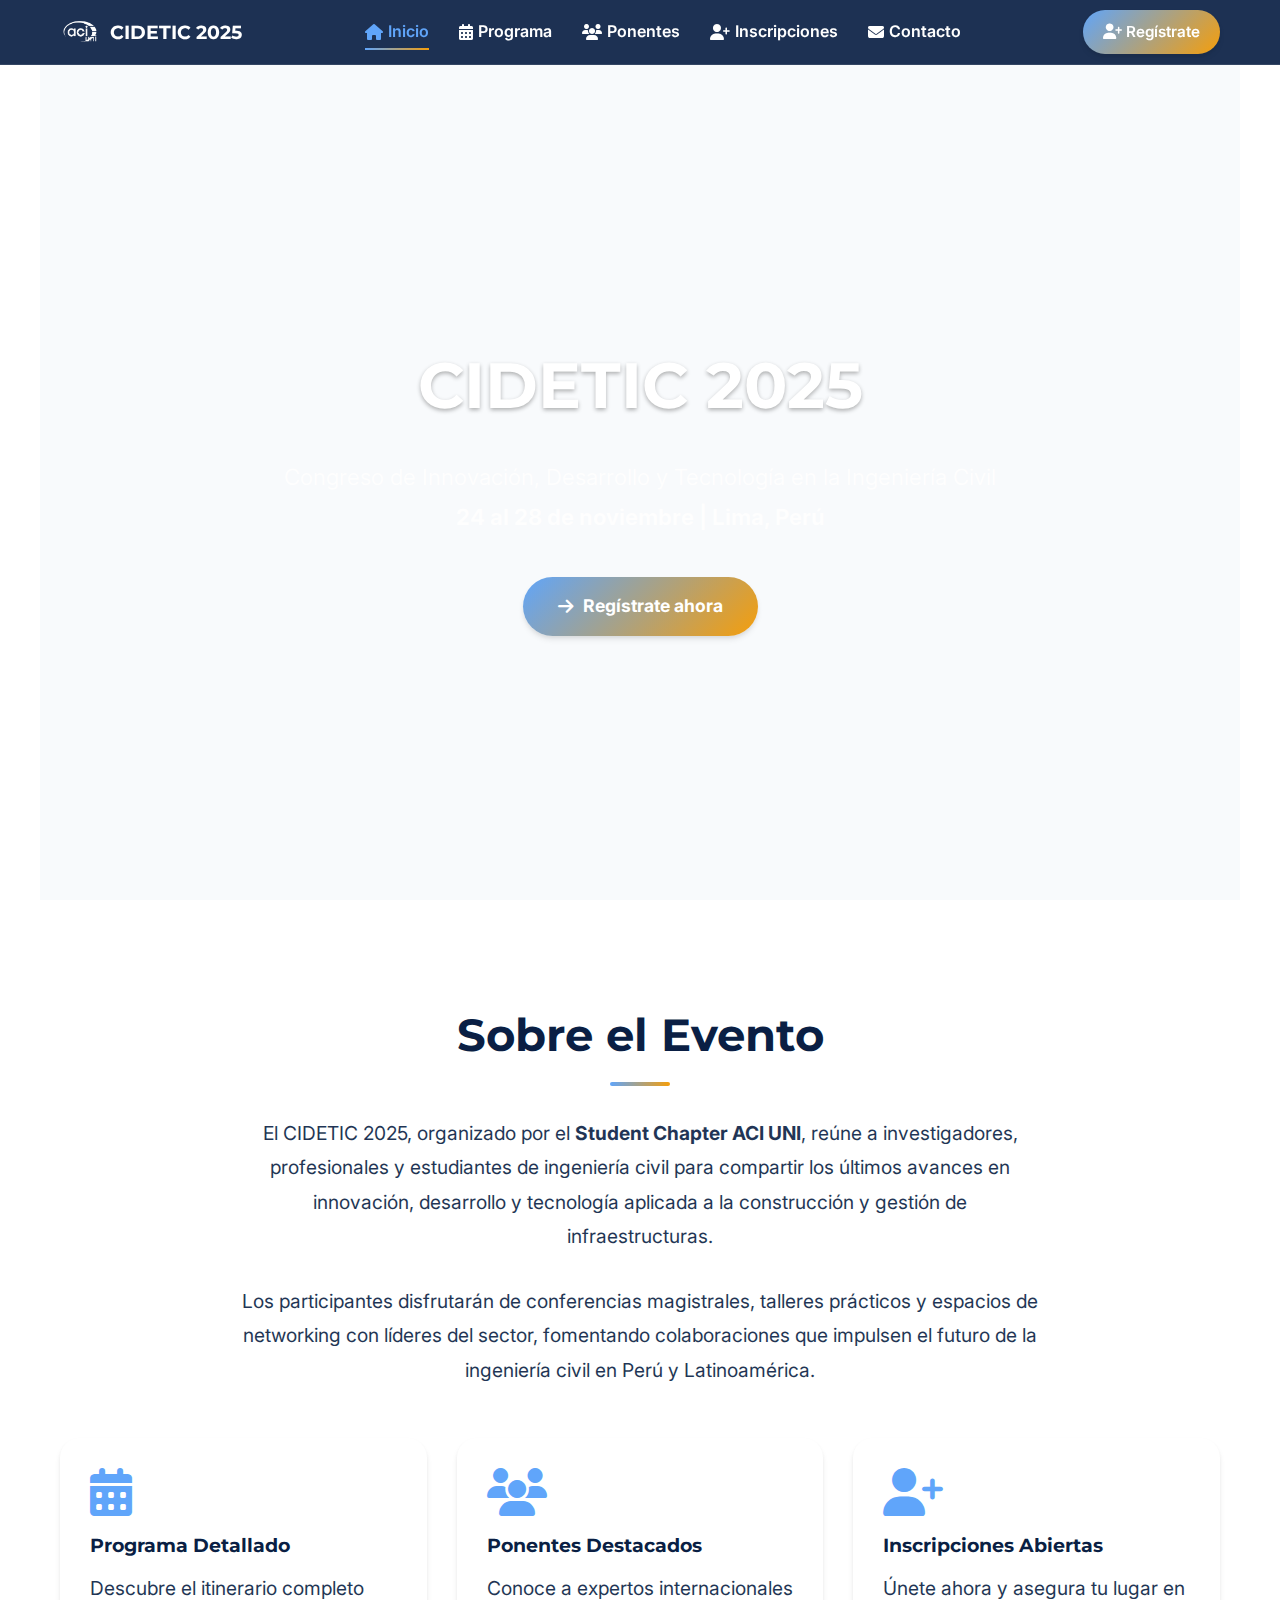
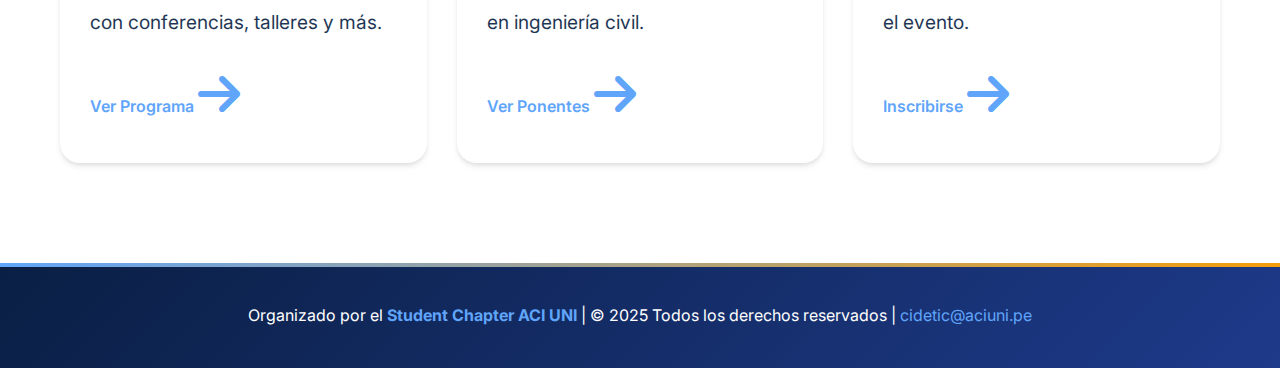
<file: index.html>
<!DOCTYPE html>
<html lang="es">
<head>
  <meta charset="UTF-8">
  <meta name="viewport" content="width=device-width, initial-scale=1.0">
  <title>CIDETIC 2025 - Student Chapter ACI UNI</title>
  <link href="https://fonts.googleapis.com/css2?family=Inter:wght@400;600;700&family=Montserrat:wght@500;700&display=swap" rel="stylesheet">
  <link rel="stylesheet" href="https://cdnjs.cloudflare.com/ajax/libs/font-awesome/6.4.2/css/all.min.css" />
  <style>
    :root {
      --azul-oscuro: #0A1F44;
      --azul-medio: #1E3A8A;
      --azul-claro: #3B82F6;
      --blanco: #FFFFFF;
      --gris-claro: #F8FAFC;
      --gris-medio: #E2E8F0;
      --celeste: #60A5FA;
      --dorado: #F59E0B;
      --sombra-suave: 0 4px 6px -1px rgba(0, 0, 0, 0.1), 0 2px 4px -1px rgba(0, 0, 0, 0.06);
      --sombra-hover: 0 10px 25px -5px rgba(0, 0, 0, 0.1), 0 10px 10px -5px rgba(0, 0, 0, 0.04);
    }

    * { margin: 0; padding: 0; box-sizing: border-box; }
    html { scroll-behavior: smooth; }
    body { 
      font-family: 'Inter', sans-serif; 
      background: var(--blanco); 
      color: var(--azul-oscuro); 
      line-height: 1.6;
      overflow-x: hidden;
    }

    /* Animaciones generales */
    @keyframes fadeInUp {
      from { opacity: 0; transform: translateY(30px); }
      to { opacity: 1; transform: translateY(0); }
    }
    .fade-in { animation: fadeInUp 0.8s ease-out forwards; }

    /* Navbar */
    .navbar {
      position: fixed;
      top: 0;
      width: 100%;
      background: rgba(10, 31, 68, 0.92);
      backdrop-filter: blur(20px);
      -webkit-backdrop-filter: blur(20px);
      border-bottom: 1px solid rgba(255, 255, 255, 0.1);
      z-index: 1000;
      transition: all 0.3s ease;
      padding: 10px 0;
    }
    .navbar.scrolled {
      background: rgba(10, 31, 68, 0.98);
      padding: 8px 0;
      box-shadow: var(--sombra-suave);
    }
    .nav-container {
      max-width: 1200px;
      margin: 0 auto;
      display: flex;
      justify-content: space-between;
      align-items: center;
      padding: 0 20px;
    }
    .nav-logo {
      display: flex;
      align-items: center;
      gap: 10px;
    }
    .nav-logo img {
      height: 40px;
      width: auto;
      transition: transform 0.3s ease;
    }
    .nav-logo:hover img { transform: scale(1.05); }
    .nav-logo span {
      font-family: 'Montserrat', sans-serif;
      font-weight: 700;
      font-size: 1.2em;
      color: var(--blanco);
    }
    .nav-menu {
      display: flex;
      gap: 30px;
      list-style: none;
      align-items: center;
      margin: 0;
      flex: 1;
      justify-content: center;
    }
    .nav-menu li a { 
      color: var(--blanco); 
      text-decoration: none; 
      font-weight: 600; 
      font-size: 1rem;
      transition: all 0.3s ease;
      position: relative;
      display: flex;
      align-items: center;
      gap: 5px;
      padding: 5px 0;
    }
    .nav-menu li a::after {
      content: '';
      position: absolute;
      bottom: 0;
      left: 50%;
      width: 0;
      height: 2px;
      background: linear-gradient(90deg, var(--celeste), var(--dorado));
      transition: all 0.3s ease;
      transform: translateX(-50%);
    }
    .nav-menu li a:hover::after,
    .nav-menu li a.active::after { 
      width: 100%; 
    }
    .nav-menu li a:hover { color: var(--celeste); }
    .nav-menu li a.active { color: var(--celeste); }
    .nav-cta {
      display: flex;
      align-items: center;
    }
    .nav-cta .btn-cta {
      text-decoration: none;
      padding: 10px 20px;
      background: linear-gradient(135deg, var(--celeste), var(--dorado));
      color: var(--blanco);
      border-radius: 25px;
      font-weight: 600;
      font-size: 0.95em;
      transition: all 0.3s ease;
      box-shadow: var(--sombra-suave);
      white-space: nowrap;
    }
    .nav-cta .btn-cta:hover {
      transform: translateY(-2px);
      box-shadow: var(--sombra-hover);
      color: var(--blanco);
    }

    /* Hero */
    .hero {
      min-height: 100vh;
      display: flex;
      flex-direction: column;
      justify-content: center;
      align-items: center;
      text-align: center;
      padding: 120px 20px 50px;
      background: linear-gradient(135deg, var(--azul-oscuro) 0%, var(--azul-medio) 50%, var(--azul-claro) 100%);
      color: var(--blanco);
      position: relative;
      overflow: hidden;
    }
    .hero::before {
      content: '';
      position: absolute;
      top: 0;
      left: 0;
      right: 0;
      bottom: 0;
      background: url('data:image/svg+xml,<svg xmlns="http://www.w3.org/2000/svg" viewBox="0 0 100 100"><defs><pattern id="grain" width="100" height="100" patternUnits="userSpaceOnUse"><circle cx="25" cy="25" r="1" fill="white" opacity="0.1"/><circle cx="75" cy="75" r="1" fill="white" opacity="0.1"/></pattern></defs><rect width="100" height="100" fill="url(%23grain)"/></svg>') repeat;
      opacity: 0.05;
    }
    .hero h1 { 
      font-family: 'Montserrat', sans-serif;
      font-size: 4em; 
      font-weight: 700;
      margin-bottom: 20px;
      text-shadow: 0 2px 4px rgba(0,0,0,0.3);
      animation: fadeInUp 1s ease-out;
    }
    .hero p { 
      font-size: 1.4em; 
      margin-bottom: 40px; 
      max-width: 800px;
      opacity: 0.95;
      animation: fadeInUp 1s ease-out 0.2s both;
    }
    .hero .btn { 
      text-decoration: none; 
      padding: 15px 35px; 
      background: linear-gradient(135deg, var(--celeste), var(--dorado));
      color: var(--blanco); 
      border-radius: 50px; 
      font-weight: 700; 
      font-size: 1.1em;
      transition: all 0.3s ease;
      box-shadow: var(--sombra-suave);
      animation: fadeInUp 1s ease-out 0.4s both;
      position: relative;
      overflow: hidden;
      display: inline-flex;
      align-items: center;
      gap: 10px;
    }
    .hero .btn::before {
      content: '';
      position: absolute;
      top: 0;
      left: -100%;
      width: 100%;
      height: 100%;
      background: linear-gradient(90deg, transparent, rgba(255,255,255,0.2), transparent);
      transition: left 0.5s;
    }
    .hero .btn:hover::before { left: 100%; }
    .hero .btn:hover { 
      transform: translateY(-3px);
      box-shadow: var(--sombra-hover);
      color: var(--blanco);
    }

    /* Secciones generales */
    section { 
      padding: 100px 20px; 
      max-width: 1200px; 
      margin: 0 auto; 
      text-align: center; 
    }
    section:nth-child(even) { background: var(--gris-claro); }
    section h2 { 
      font-family: 'Montserrat', sans-serif;
      font-size: 2.8em; 
      margin-bottom: 30px; 
      color: var(--azul-oscuro);
      position: relative;
    }
    section h2::after {
      content: '';
      display: block;
      width: 60px;
      height: 4px;
      background: linear-gradient(90deg, var(--celeste), var(--dorado));
      margin: 10px auto;
      border-radius: 2px;
    }
    section p { 
      font-size: 1.2em; 
      line-height: 1.8; 
      margin-bottom: 30px; 
      max-width: 800px;
      margin-left: auto;
      margin-right: auto;
      opacity: 0.9;
    }

    /* Teasers para otras páginas */
    .teasers {
      display: grid;
      grid-template-columns: repeat(auto-fit, minmax(300px, 1fr));
      gap: 30px;
      margin-top: 50px;
    }
    .teaser-card {
      background: var(--blanco);
      padding: 30px;
      border-radius: 20px;
      box-shadow: var(--sombra-suave);
      transition: all 0.3s ease;
      text-align: left;
    }
    .teaser-card:hover {
      transform: translateY(-5px);
      box-shadow: var(--sombra-hover);
    }
    .teaser-card i {
      font-size: 3em;
      color: var(--celeste);
      margin-bottom: 15px;
    }
    .teaser-card h3 {
      font-family: 'Montserrat', sans-serif;
      margin-bottom: 10px;
      color: var(--azul-oscuro);
    }
    .teaser-card a {
      color: var(--celeste);
      text-decoration: none;
      font-weight: 600;
    }
    .teaser-card a:hover {
      color: var(--dorado);
    }

    /* Footer */
    footer { 
      background: linear-gradient(135deg, var(--azul-oscuro), var(--azul-medio)); 
      color: var(--blanco); 
      text-align: center; 
      padding: 40px 20px; 
      font-size: 1em;
      position: relative;
    }
    footer::before {
      content: '';
      position: absolute;
      top: 0;
      left: 0;
      right: 0;
      height: 4px;
      background: linear-gradient(90deg, var(--celeste), var(--dorado));
    }
    footer strong { color: var(--celeste); }
    footer a { color: var(--celeste); text-decoration: none; transition: color 0.3s; }
    footer a:hover { color: var(--dorado); }

    /* Responsive */
    @media (max-width: 768px) {
      .nav-container { padding: 0 15px; flex-direction: column; gap: 10px; }
      .nav-menu { gap: 20px; order: 2; }
      .nav-logo { order: 1; }
      .nav-cta { order: 3; }
      .hero { padding: 120px 20px 40px; min-height: 80vh; }
      .hero h1 { font-size: 2.5em; }
      .hero p { font-size: 1.2em; }
      section { padding: 60px 20px; }
      section h2 { font-size: 2.2em; }
      .teasers { grid-template-columns: 1fr; gap: 20px; }
      .nav-menu { flex-wrap: wrap; justify-content: center; }
      .nav-menu li a i { display: none; }
    }
    @media (max-width: 480px) {
      .nav-menu { gap: 15px; }
      .hero h1 { font-size: 2em; }
      .hero .btn { padding: 12px 25px; font-size: 1em; }
      .nav-cta .btn-cta { padding: 8px 16px; font-size: 0.9em; }
    }
  </style>
</head>
<body>

  <!-- Navbar -->
  <nav class="navbar">
    <div class="nav-container">
      <div class="nav-logo">
        <img src="../assets/logo-aci-uni.png" alt="ACI UNI Logo">
        <span>CIDETIC 2025</span>
      </div>
      <ul class="nav-menu">
        <li><a href="index.html" class="active"><i class="fas fa-home"></i> Inicio</a></li>
        <li><a href="programa.html"><i class="fas fa-calendar-alt"></i> Programa</a></li>
        <li><a href="ponentes.html"><i class="fas fa-users"></i> Ponentes</a></li>
        <li><a href="inscripciones.html"><i class="fas fa-user-plus"></i> Inscripciones</a></li>
        <li><a href="contacto.html"><i class="fas fa-envelope"></i> Contacto</a></li>
      </ul>
      <div class="nav-cta">
        <a href="inscripciones.html" class="btn-cta"><i class="fas fa-user-plus"></i> Regístrate</a>
      </div>
    </div>
  </nav>

  <!-- Hero -->
  <section class="hero">
    <h1>CIDETIC 2025</h1>
    <p>Congreso de Innovación, Desarrollo y Tecnología en la Ingeniería Civil<br><strong>24 al 28 de noviembre | Lima, Perú</strong></p>
    <a href="inscripciones.html" class="btn"><i class="fas fa-arrow-right"></i> Regístrate ahora</a>
  </section>

  <!-- Sobre el evento -->
  <section id="about" class="fade-in">
    <h2>Sobre el Evento</h2>
    <p>El CIDETIC 2025, organizado por el <strong>Student Chapter ACI UNI</strong>, reúne a investigadores, profesionales y estudiantes de ingeniería civil para compartir los últimos avances en innovación, desarrollo y tecnología aplicada a la construcción y gestión de infraestructuras.</p>
    <p>Los participantes disfrutarán de conferencias magistrales, talleres prácticos y espacios de networking con líderes del sector, fomentando colaboraciones que impulsen el futuro de la ingeniería civil en Perú y Latinoamérica.</p>
    <div class="teasers">
      <div class="teaser-card fade-in">
        <i class="fas fa-calendar-alt"></i>
        <h3>Programa Detallado</h3>
        <p>Descubre el itinerario completo con conferencias, talleres y más.</p>
        <a href="programa.html">Ver Programa <i class="fas fa-arrow-right"></i></a>
      </div>
      <div class="teaser-card fade-in">
        <i class="fas fa-users"></i>
        <h3>Ponentes Destacados</h3>
        <p>Conoce a expertos internacionales en ingeniería civil.</p>
        <a href="ponentes.html">Ver Ponentes <i class="fas fa-arrow-right"></i></a>
      </div>
      <div class="teaser-card fade-in">
        <i class="fas fa-user-plus"></i>
        <h3>Inscripciones Abiertas</h3>
        <p>Únete ahora y asegura tu lugar en el evento.</p>
        <a href="inscripciones.html">Inscribirse <i class="fas fa-arrow-right"></i></a>
      </div>
    </div>
  </section>

  <!-- Footer -->
  <footer>
    Organizado por el <strong>Student Chapter ACI UNI</strong> | © 2025 Todos los derechos reservados | <a href="mailto:cidetic@aciuni.pe">cidetic@aciuni.pe</a>
  </footer>

  <script>
    // Efecto scroll para navbar
    window.addEventListener('scroll', () => {
      const nav = document.querySelector('.navbar');
      if (window.scrollY > 50) {
        nav.classList.add('scrolled');
      } else {
        nav.classList.remove('scrolled');
      }
    });

    // Smooth scroll para enlaces internos (si aplica)
    document.querySelectorAll('a[href^="#"]').forEach(anchor => {
      anchor.addEventListener('click', function (e) {
        e.preventDefault();
        document.querySelector(this.getAttribute('href')).scrollIntoView({
          behavior: 'smooth'
        });
      });
    });
  </script>
</body>
</html>
</file>
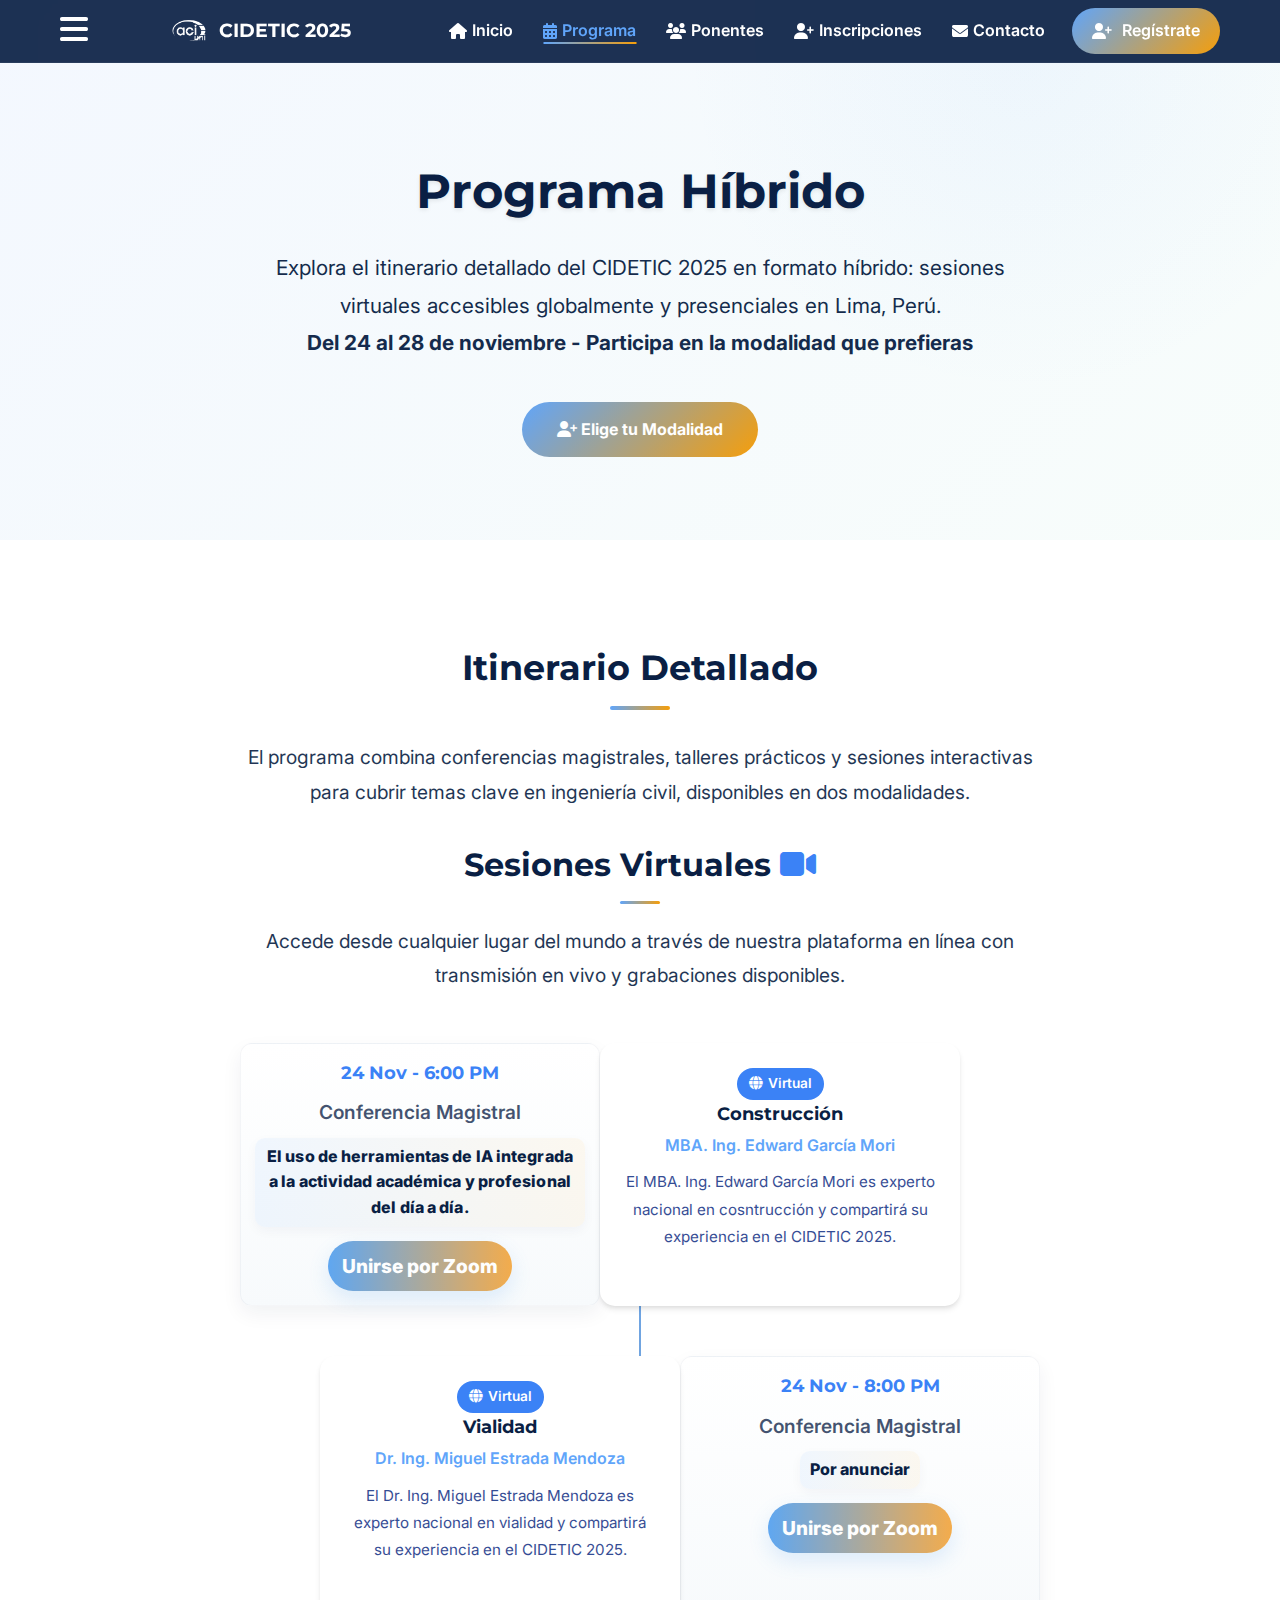
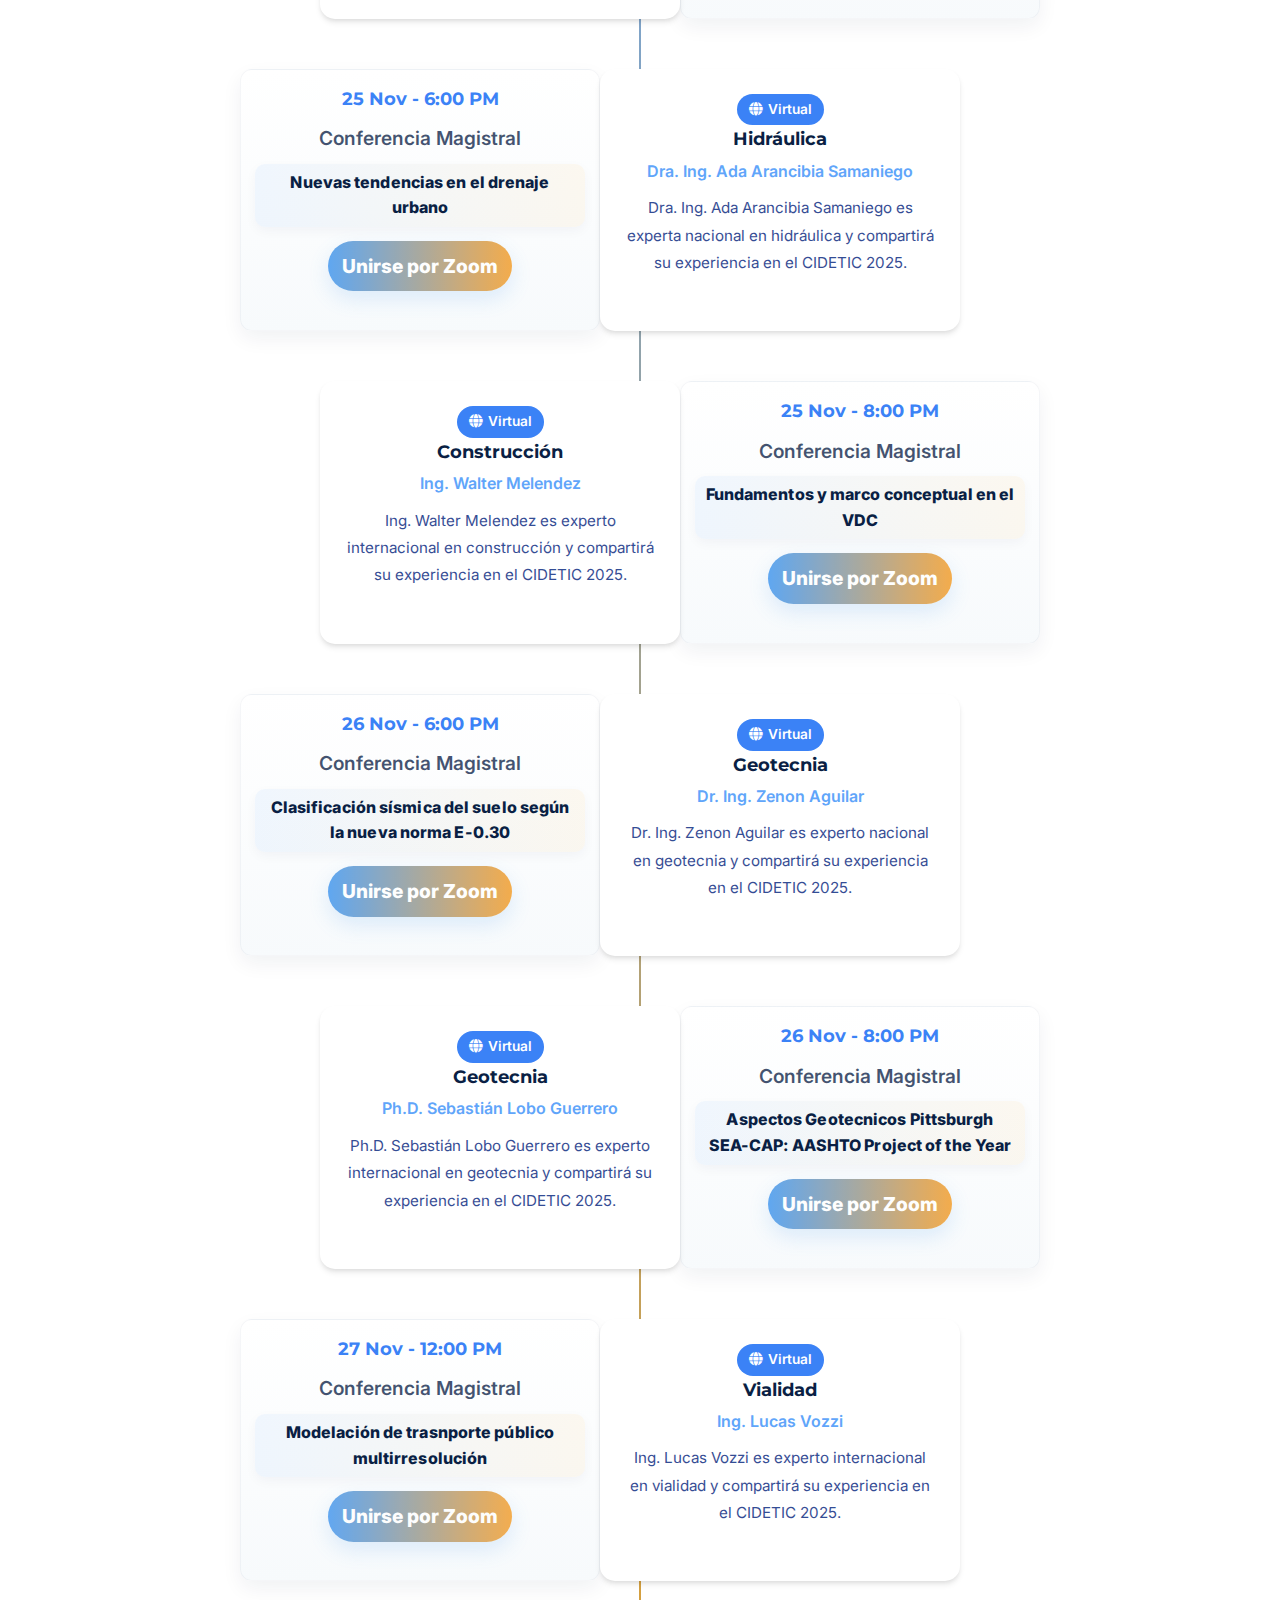
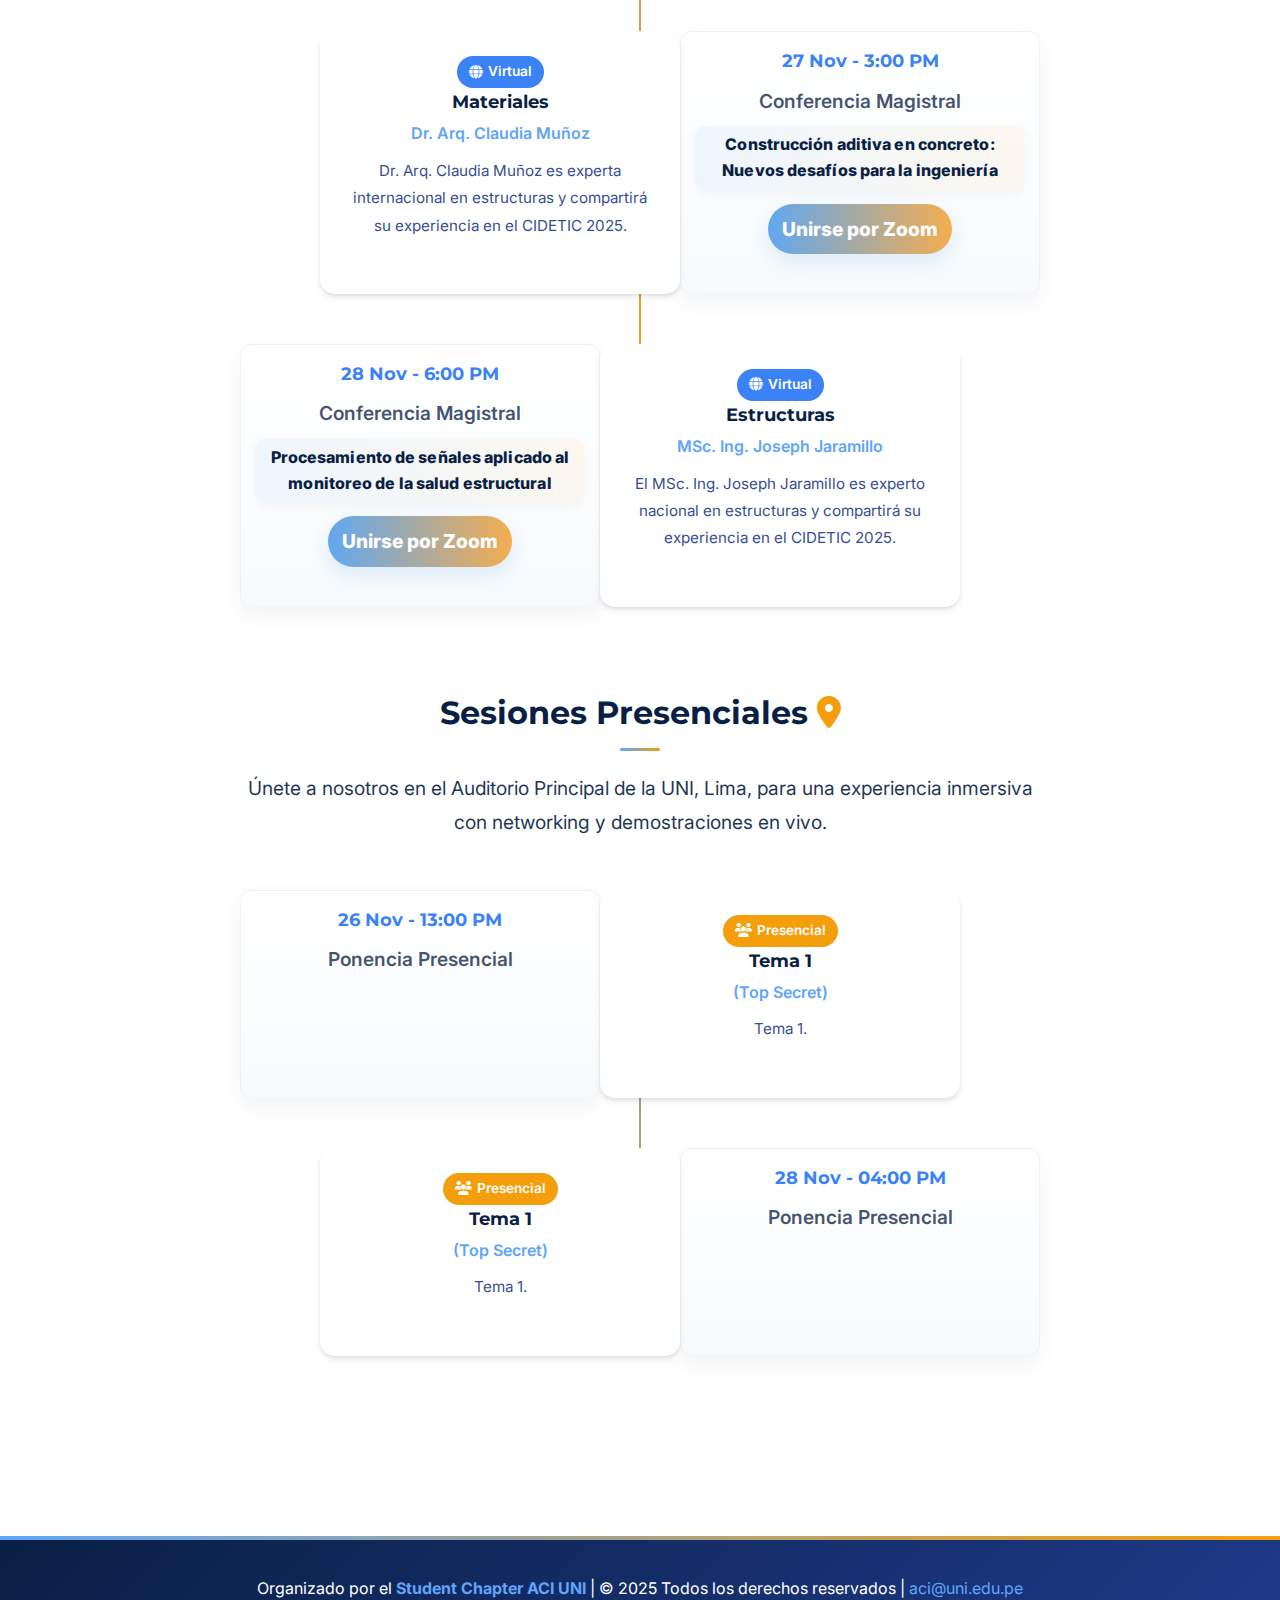
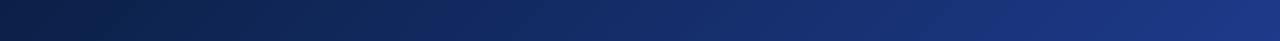
<file: programa.html>
<!DOCTYPE html>
<html lang="es">
<head>
  <link rel="icon" type="image/png" href="assets/CIDELOGO.png">
  <meta charset="UTF-8">
  <meta name="viewport" content="width=device-width, initial-scale=1.0">
  <title>Programa - CIDETIC 2025 | Student Chapter ACI UNI</title>
  <link href="https://fonts.googleapis.com/css2?family=Inter:wght@400;600;700&family=Montserrat:wght@500;700&display=swap" rel="stylesheet">
  <link rel="stylesheet" href="https://cdnjs.cloudflare.com/ajax/libs/font-awesome/6.4.2/css/all.min.css" />
  <style>
    :root {
      --azul-oscuro: #0A1F44;
      --azul-medio: #1E3A8A;
      --azul-claro: #3B82F6;
      --blanco: #FFFFFF;
      --gris-claro: #F8FAFC;
      --gris-medio: #E2E8F0;
      --celeste: #60A5FA;
      --dorado: #F59E0B;
      --sombra-suave: 0 4px 6px -1px rgba(0, 0, 0, 0.1), 0 2px 4px -1px rgba(0, 0, 0, 0.06);
      --sombra-hover: 0 10px 25px -5px rgba(0, 0, 0, 0.1), 0 10px 10px -5px rgba(0, 0, 0, 0.04);
    }
    * { margin: 0; padding: 0; box-sizing: border-box; }
    html { scroll-behavior: smooth; }
    body { font-family: 'Inter', sans-serif; background: var(--blanco); color: var(--azul-oscuro); line-height: 1.6; overflow-x: hidden; }
    @keyframes fadeInUp { from { opacity: 0; transform: translateY(30px); } to { opacity: 1; transform: translateY(0); } }
    .fade-in { animation: fadeInUp 0.8s ease-out forwards; }
    /* NAVBAR: keep constant padding so it doesn't change size on scroll */
    .navbar { position: fixed; top: 0; width: 100%; padding: 8px 0; background: rgba(10, 31, 68, 0.92); backdrop-filter: blur(20px); -webkit-backdrop-filter: blur(20px); border-bottom: 1px solid rgba(255, 255, 255, 0.06); z-index: 1000; transition: background 0.25s ease, box-shadow 0.25s ease; }
    .navbar.scrolled { background: rgba(10, 31, 68, 0.98); box-shadow: var(--sombra-suave); /* keep same padding */ }
    .nav-container { max-width: 1200px; margin: 0 auto; display: flex; align-items: center; justify-content: space-between; padding: 0 20px; position: relative; }
    .menu-toggle { background: none; border: none; font-size: 2em; color: white; cursor: pointer; margin-right: 10px; order: 1; }
    .nav-logo { display: flex; align-items: center; gap: 10px; order: 2; justify-content: center; flex: 1; }
    .nav-menu { display: flex; gap: 30px; list-style: none; align-items: center; margin: 0; order: 3; flex: 2; justify-content: center; }
    .nav-cta { display: flex; align-items: center; order: 4; margin-left: auto; }
    .nav-logo img { height: 40px; width: auto; transition: transform 0.3s ease; }
    .nav-logo:hover img { transform: scale(1.05); }
    .nav-logo span { font-family: 'Montserrat', sans-serif; font-weight: 700; font-size: 1.2em; color: var(--blanco); }
    .nav-menu li a { color: var(--blanco); text-decoration: none; font-weight: 600; font-size: 1rem; transition: all 0.3s ease; position: relative; display: flex; align-items: center; gap: 5px; }
    .nav-menu li a::after { content: ''; position: absolute; bottom: 0; left: 50%; width: 0; height: 2px; background: linear-gradient(90deg, var(--celeste), var(--dorado)); transition: all 0.3s ease; transform: translateX(-50%); }
    .nav-menu li a:hover::after, .nav-menu li a.active::after { width: 100%; }
    .nav-menu li a:hover { color: var(--celeste); }
    .nav-menu li a.active { color: var(--celeste); }
    .nav-cta .btn-cta { text-decoration: none; padding: 10px 20px; background: linear-gradient(135deg, var(--celeste), var(--dorado)); color: var(--blanco); border-radius: 25px; font-weight: 600; display: inline-flex; gap: 10px; align-items: center; }
    .nav-cta .btn-cta:hover { transform: translateY(-2px); box-shadow: var(--sombra-hover); color: var(--blanco); }
    .hero { min-height: 60vh; display: flex; flex-direction: column; justify-content: center; align-items: center; text-align: center; padding: 120px 20px 50px; background: linear-gradient(135deg, rgba(59,130,246,0.06), rgba(16,185,129,0.03)); position: relative; overflow: hidden; }
    .hero::before { content: ''; position: absolute; top: 0; left: 0; right: 0; bottom: 0; background: radial-gradient(circle at 80% 10%, rgba(96,165,250,0.06), transparent 30%); pointer-events: none; }
    .hero h1 { font-family: 'Montserrat', sans-serif; font-size: 3em; font-weight: 700; margin-bottom: 20px; text-shadow: 0 2px 4px rgba(0,0,0,0.08); animation: fadeInUp 1s ease-out;}
    .hero p { font-size: 1.3em; margin-bottom: 40px; max-width: 800px; opacity: 0.95; animation: fadeInUp 1s ease-out 0.2s both;}
    .hero .btn { text-decoration: none; padding: 15px 35px; background: linear-gradient(135deg, var(--celeste), var(--dorado)); color: var(--blanco); border-radius: 50px; font-weight: 700; font-size: 1em; display: inline-block; position: relative; overflow: hidden; }
    .hero .btn::before { content: ''; position: absolute; top: 0; left: -100%; width: 100%; height: 100%; background: linear-gradient(90deg, transparent, rgba(255,255,255,0.12), transparent); transition: left 0.5s ease; }
    .hero .btn:hover::before { left: 100%; }
    .hero .btn:hover { transform: translateY(-3px); box-shadow: var(--sombra-hover); color: var(--blanco);}    
    section { padding: 100px 20px; max-width: 1500px; margin: 0 auto; text-align: center;}
    section h2 { font-family: 'Montserrat', sans-serif; font-size: 2.2em; margin-bottom: 30px; color: var(--azul-oscuro); position: relative;}
    section h2::after { content: ''; display: block; width: 60px; height: 4px; background: linear-gradient(90deg, var(--celeste), var(--dorado)); margin: 10px auto; border-radius: 2px;}
    section p { font-size: 1.2em; line-height: 1.8; margin-bottom: 30px; max-width: 800px; margin-left: auto; margin-right: auto; opacity: 0.9;}
    .program-section { margin-bottom: 80px; }
    .program-section h3 { font-family: 'Montserrat', sans-serif; font-size: 2em; color: var(--azul-oscuro); margin-bottom: 20px; position: relative; }
    .program-section h3::after { content: ''; display: block; width: 40px; height: 3px; background: linear-gradient(90deg, var(--celeste), var(--dorado)); margin: 10px auto; border-radius: 2px; }
    .program-section .timeline { max-width: 800px; margin: 50px auto; position: relative; }
    .program-section .timeline::before { content: ''; position: absolute; left: 50%; top: 0; bottom: 0; width: 2px; background: linear-gradient(to bottom, var(--celeste), var(--dorado)); transform: translateX(-50%); }
    .program-section .timeline-item { display: flex; margin-bottom: 50px; position: relative; }
    .program-section .timeline-item:nth-child(even) { flex-direction: row-reverse; }
    .program-section .timeline-content { width: 45%; background: var(--blanco); padding: 25px; border-radius: 15px; box-shadow: var(--sombra-suave); transition: all 0.3s ease; position: relative; }
    .program-section .timeline-content:hover { transform: translateY(-5px); box-shadow: var(--sombra-hover); }
    .program-section .timeline-content h4 { font-family: 'Montserrat', sans-serif; color: var(--azul-oscuro); margin-bottom: 5px; font-size: 1.1em;}
    .program-section .timeline-content .speaker { color: var(--celeste); font-weight: 600; margin-bottom: 10px;}
    .program-section .timeline-content p { color: var(--azul-medio); font-size: 0.95em;}
    /* Improved timeline-date card styling */
    .program-section .timeline-date{
      width: 45%;
      text-align: center;
      padding: 14px;                         /* ligero padding para “elevar” la zona */
      display: flex;
      flex-direction: column;
      align-items: center;
      gap: 8px;
      border-radius: 12px;
      background: linear-gradient(180deg, rgba(255,255,255,0.98), rgba(247,250,252,0.98));
      box-shadow: 0 8px 20px rgba(10,30,70,0.06);
      border: 1px solid rgba(10,30,70,0.04);
    }
    .program-section .timeline-date h4 { font-family: 'Montserrat', sans-serif; color: var(--azul-claro); font-size: 1.15rem; margin: 0; }
    /* reducir separación entre 'Conferencia Magistral' y el título */
    .program-section .timeline-date p {
      margin: 0;
      font-weight: 600;
      color: rgba(10,30,70,0.85);
    }
    /* Título más visible y pegado a la sección de fecha */
    .program-section .timeline-date .talk-title {
      font-size: 1.0rem;
      font-weight: 800;
      color: var(--azul-oscuro);
      margin: 0;                   /* elimina márgenes que empujan hacia abajo */
      padding: 6px 10px;
      border-radius: 10px;
      background: linear-gradient(90deg, rgba(96,165,250,0.08), rgba(245,158,11,0.06));
      box-shadow: 0 4px 12px rgba(11,35,73,0.04);
      letter-spacing: 0.1px;
    }
    /* Botón Zoom con mayor contraste, sombra y apariencia 'activo' */
    .program-section .timeline-date .zoom-link {
      display: inline-block;
      margin-top: 6px;
      background: linear-gradient(90deg, #4f9ef0 0%, #f3a43a 100%);
      color: #fff;
      padding: 8px 14px;
      border-radius: 999px;
      text-decoration: none;
      font-weight: 800;
      box-shadow: 0 8px 20px rgba(79,158,240,0.18);
      transition: transform 0.15s ease, box-shadow 0.15s ease, opacity 0.15s;
    }
    /* Hover más pronunciado para feedback */
    .program-section .timeline-date .zoom-link:hover {
      transform: translateY(-3px);
      box-shadow: 0 16px 30px rgba(79,158,240,0.22);
    }
    /* Si usas href="#" como placeholder, que siga pareciendo interactivo pero no desaturado */
    .program-section .timeline-date .zoom-link[href="#"] {
      opacity: 0.98;
      pointer-events: none; /* evita clicks accidentales en placeholder */
    }
    .program-section .timeline-dot { position: absolute; left: 50%; top: 25px; width: 20px; height: 20px; background: linear-gradient(135deg, var(--celeste), var(--dorado)); border-radius: 50%; transform: translateX(-50%); box-shadow: 0 6px 16px rgba(0,0,0,0.08); }
    .modality-badge { display: inline-flex; align-items: center; gap: 5px; background: var(--celeste); color: var(--blanco); padding: 5px 12px; border-radius: 20px; font-size: 0.85em; font-weight: 600; }
    .modality-badge.virtual { background: var(--azul-claro); }
    .modality-badge.presencial { background: var(--dorado); }

    footer { background: linear-gradient(135deg, var(--azul-oscuro), var(--azul-medio)); color: var(--blanco); text-align: center; padding: 40px 20px; font-size: 1em; position: relative;}
    footer::before { content: ''; position: absolute; top: 0; left: 0; right: 0; height: 4px; background: linear-gradient(90deg, var(--celeste), var(--dorado));}
    footer strong { color: var(--celeste); }
    footer a { color: var(--celeste); text-decoration: none; transition: color 0.3s;}
    footer a:hover { color: var(--dorado);}    
    @media (max-width: 900px) {
      .nav-container { flex-wrap: nowrap; }
      .nav-logo { flex: 1; justify-content: center; }
      .nav-cta { margin-left: 0; }
    }
    @media (max-width: 768px) {
      .nav-container { flex-direction: row; align-items: center; justify-content: space-between; }
      .menu-toggle { display: block; order: 1; }
      .nav-logo { order: 2; flex: 1; justify-content: center; }
      .nav-cta { order: 4; margin-left: auto; }
      .nav-menu {
        display: none;
        flex-direction: column;
        gap: 10px;
        position: absolute;
        top: 56px;
        left: 0;
        width: 100vw;
        background: rgba(10,31,68,0.98);
        box-shadow: var(--sombra-suave);
        z-index: 999;
        padding: 20px 0;
        border-bottom: 1px solid rgba(255,255,255,0.1);
        border-top: 1px solid rgba(255,255,255,0.1);
      }
      .nav-menu.active { display: flex; }
      .nav-menu li a i { display: none; }
      .hero { padding: 120px 20px 40px; min-height: 50vh; }
      .program-section .timeline::before { left: 20px; }
      .program-section .timeline-item { flex-direction: column; }
      .program-section .timeline-content, .program-section .timeline-date { width: 100%; margin-bottom: 20px; }
      .program-section .timeline-dot { left: 20px; }
    }
    @media (max-width: 480px) {
      .nav-menu { gap: 15px; }
      .hero h1 { font-size: 2em; }
      .hero .btn { padding: 12px 25px; font-size: 1em; }
      .nav-cta .btn-cta { padding: 8px 16px; font-size: 0.9em; }
      .program-section .timeline-date { padding: 12px; }
      .program-section .timeline-date .zoom-link { padding: 10px 16px; }
    }
  </style>
</head>
<body>
  <!-- Navbar -->
  <nav class="navbar" role="navigation" aria-label="Main navigation">
    <div class="nav-container">
      <button class="menu-toggle" aria-label="Abrir menú"><i class="fas fa-bars" aria-hidden="true"></i></button>
      <div class="nav-logo">
        <img src="assets/logo-aci-uni.png" alt="ACI UNI Logo">
        <span>CIDETIC 2025</span>
      </div>
      <ul class="nav-menu">
        <li><a href="index.html"><i class="fas fa-home" aria-hidden="true"></i> Inicio</a></li>
        <li><a href="programa.html" class="active"><i class="fas fa-calendar-alt" aria-hidden="true"></i> Programa</a></li>
        <li><a href="ponentes.html"><i class="fas fa-users" aria-hidden="true"></i> Ponentes</a></li>
        <li><a href="inscripciones.html"><i class="fas fa-user-plus" aria-hidden="true"></i> Inscripciones</a></li>
        <li><a href="contacto.html"><i class="fas fa-envelope" aria-hidden="true"></i> Contacto</a></li>
      </ul>
      <div class="nav-cta">
        <a href="inscripciones.html" class="btn-cta"><i class="fas fa-user-plus" aria-hidden="true"></i> Regístrate</a>
      </div>
    </div>
  </nav>

  <!-- Hero -->
  <section class="hero" aria-labelledby="hero-title">
    <h1 id="hero-title">Programa Híbrido</h1>
    <p>Explora el itinerario detallado del CIDETIC 2025 en formato híbrido: sesiones virtuales accesibles globalmente y presenciales en Lima, Perú.<br><strong>Del 24 al 28 de noviembre - Participa en la modalidad que prefieras</strong></p>
    <a href="inscripciones.html" class="btn"><i class="fas fa-user-plus" aria-hidden="true"></i> Elige tu Modalidad</a>
  </section>

  <!-- Sección del Programa -->
  <section class="fade-in" aria-live="polite">
    <h2>Itinerario Detallado</h2>
    <p>El programa combina conferencias magistrales, talleres prácticos y sesiones interactivas para cubrir temas clave en ingeniería civil, disponibles en dos modalidades.</p>

    <!-- Sección Virtual -->
    <div class="program-section">
      <h3>Sesiones Virtuales <i class="fas fa-video" style="color: var(--azul-claro);" aria-hidden="true"></i></h3>
      <p>Accede desde cualquier lugar del mundo a través de nuestra plataforma en línea con transmisión en vivo y grabaciones disponibles.</p>
      <div class="timeline">
        <!-- Ejemplo de sesión virtual (repítelo según tu programa) -->
        <div class="timeline-item">
          <div class="timeline-date">
            <h4>24 Nov - 6:00 PM</h4>
            <p>Conferencia Magistral</p>
            <h5 class="talk-title">El uso de herramientas de IA integrada a la actividad académica y profesional del día a día.</h5>
            <p><a class="zoom-link" href="https://us06web.zoom.us/j/83213036252?pwd=HzE1QbumTtHztOM8qbaDweBc5KzTA6.1" target="_blank" rel="noopener noreferrer">Unirse por Zoom</a></p>
          </div>
          <div class="timeline-dot" aria-hidden="true"></div>
          <div class="timeline-content">
            <span class="modality-badge virtual"><i class="fas fa-globe" aria-hidden="true"></i> Virtual</span>
            <h4>Construcción</h4>
            <div class="speaker">MBA. Ing. Edward García Mori</div>
            <p>El MBA. Ing. Edward García Mori es experto nacional en cosntrucción y compartirá su experiencia en el CIDETIC 2025.</p>
          </div>
        </div>
        <div class="timeline-item">
          <div class="timeline-date">
            <h4>24 Nov - 8:00 PM</h4>
            <p>Conferencia Magistral</p>
            <h5 class="talk-title">Por anunciar</h5>
            <p><a class="zoom-link" href="https://us06web.zoom.us/j/83213036252?pwd=HzE1QbumTtHztOM8qbaDweBc5KzTA6.1" target="_blank" rel="noopener noreferrer">Unirse por Zoom </a></p>
          </div>
          <div class="timeline-dot" aria-hidden="true"></div>
          <div class="timeline-content">
            <span class="modality-badge virtual"><i class="fas fa-globe" aria-hidden="true"></i> Virtual</span>
            <h4>Vialidad</h4>
            <div class="speaker">Dr. Ing. Miguel Estrada Mendoza</div>
            <p>El Dr. Ing. Miguel Estrada Mendoza es experto nacional en vialidad y compartirá su experiencia en el CIDETIC 2025.</p>
          </div>
        </div>
        <div class="timeline-item">
          <div class="timeline-date">
            <h4>25 Nov - 6:00 PM</h4>
            <p>Conferencia Magistral</p>
            <h5 class="talk-title">Nuevas tendencias en el drenaje urbano</h5>
            <p><a class="zoom-link" href="https://us06web.zoom.us/j/82276108343?pwd=rPd6dR95b6DPeDmTeadbUaynTGAwaI.1" target="_blank" rel="noopener noreferrer">Unirse por Zoom</a></p>
          </div>
          <div class="timeline-dot" aria-hidden="true"></div>
          <div class="timeline-content">
            <span class="modality-badge virtual"><i class="fas fa-globe" aria-hidden="true"></i> Virtual</span>
            <h4>Hidráulica</h4>
            <div class="speaker">Dra. Ing. Ada Arancibia Samaniego</div>
            <p>Dra. Ing. Ada Arancibia Samaniego es experta nacional en hidráulica y compartirá su experiencia en el CIDETIC 2025.</p>
          </div>
        </div>
        <div class="timeline-item">
          <div class="timeline-date">
            <h4>25 Nov - 8:00 PM</h4>
            <p>Conferencia Magistral</p>
            <h5 class="talk-title">Fundamentos y marco conceptual en el VDC</h5>
            <p><a class="zoom-link" href="https://us06web.zoom.us/j/82276108343?pwd=rPd6dR95b6DPeDmTeadbUaynTGAwaI.1" target="_blank" rel="noopener noreferrer">Unirse por Zoom </a></p>
          </div>
          <div class="timeline-dot" aria-hidden="true"></div>
          <div class="timeline-content">
            <span class="modality-badge virtual"><i class="fas fa-globe" aria-hidden="true"></i> Virtual</span>
            <h4>Construcción</h4>
            <div class="speaker">Ing. Walter Melendez</div>
            <p> Ing. Walter Melendez es experto internacional en construcción y compartirá su experiencia en el CIDETIC 2025.</p>
          </div>
        </div>
        <div class="timeline-item">
          <div class="timeline-date">
            <h4>26 Nov - 6:00 PM</h4>
            <p>Conferencia Magistral</p>
            <h5 class="talk-title">Clasificación sísmica del suelo según la nueva norma E-0.30</h5>
            <p><a class="zoom-link" href="https://meet.google.com/yub-siwk-izq" target="_blank" rel="noopener noreferrer">Unirse por Zoom</a></p>
          </div>
          <div class="timeline-dot" aria-hidden="true"></div>
          <div class="timeline-content">
            <span class="modality-badge virtual"><i class="fas fa-globe" aria-hidden="true"></i> Virtual</span>
            <h4>Geotecnia</h4>
            <div class="speaker">Dr. Ing. Zenon Aguilar</div>
            <p>Dr. Ing. Zenon Aguilar es experto nacional en geotecnia y compartirá su experiencia en el CIDETIC 2025.</p>
          </div>
        </div>
        <div class="timeline-item">
          <div class="timeline-date">
            <h4>26 Nov - 8:00 PM</h4>
            <p>Conferencia Magistral</p>
            <h5 class="talk-title">Aspectos Geotecnicos Pittsburgh SEA-CAP: AASHTO Project of the Year</h5>
            <p><a class="zoom-link" href="https://us06web.zoom.us/j/85988136676?pwd=1EewJuvN6jxndhNDQcxgYj4b8lhcmY.1" target="_blank" rel="noopener noreferrer">Unirse por Zoom</a></p>
          </div>
          <div class="timeline-dot" aria-hidden="true"></div>
          <div class="timeline-content">
            <span class="modality-badge virtual"><i class="fas fa-globe" aria-hidden="true"></i> Virtual</span>
            <h4>Geotecnia</h4>
            <div class="speaker">Ph.D. Sebastián Lobo Guerrero</div>
            <p>Ph.D. Sebastián Lobo Guerrero es experto internacional en geotecnia y compartirá su experiencia en el CIDETIC 2025.</p>
          </div>
        </div>
        <div class="timeline-item">
          <div class="timeline-date">
            <h4>27 Nov - 12:00 PM</h4>
            <p>Conferencia Magistral</p>
            <h5 class="talk-title">Modelación de trasnporte público multirresolución</h5>
            <p><a class="zoom-link" href="#" target="_blank" rel="noopener noreferrer">Unirse por Zoom </a></p>
          </div>
          <div class="timeline-dot" aria-hidden="true"></div>
          <div class="timeline-content">
            <span class="modality-badge virtual"><i class="fas fa-globe" aria-hidden="true"></i> Virtual</span>
            <h4>Vialidad</h4>
            <div class="speaker">Ing. Lucas Vozzi</div>
            <p>Ing. Lucas Vozzi es experto internacional en vialidad y compartirá su experiencia en el CIDETIC 2025.</p>
          </div>
        </div>
        <div class="timeline-item">
          <div class="timeline-date">
            <h4>27 Nov - 3:00 PM</h4>
            <p>Conferencia Magistral</p>
            <h5 class="talk-title">Construcción aditiva en concreto: Nuevos desafíos para la ingeniería</h5>
            <p><a class="zoom-link" href="#" target="_blank" rel="noopener noreferrer">Unirse por Zoom</a></p>
          </div>
          <div class="timeline-dot" aria-hidden="true"></div>
          <div class="timeline-content">
            <span class="modality-badge virtual"><i class="fas fa-globe" aria-hidden="true"></i> Virtual</span>
            <h4>Materiales</h4>
            <div class="speaker">Dr. Arq. Claudia Muñoz</div>
            <p>Dr. Arq. Claudia Muñoz es experta internacional en estructuras y compartirá su experiencia en el CIDETIC 2025.</p>
          </div>
        </div>
         <div class="timeline-item">
           <div class="timeline-date">
             <h4>28 Nov - 6:00 PM</h4>
             <p>Conferencia Magistral</p>
             <h5 class="talk-title">Procesamiento de señales aplicado al monitoreo de la salud estructural</h5>
             <p><a class="zoom-link" href="#" target="_blank" rel="noopener noreferrer">Unirse por Zoom</a></p>
           </div>
           <div class="timeline-dot" aria-hidden="true"></div>
           <div class="timeline-content">
             <span class="modality-badge virtual"><i class="fas fa-globe" aria-hidden="true"></i> Virtual</span>
             <h4>Estructuras</h4>
             <div class="speaker">MSc. Ing. Joseph Jaramillo</div>
             <p>El MSc. Ing. Joseph Jaramillo es experto nacional en estructuras y compartirá su experiencia en el CIDETIC 2025.</p>
           </div>
         </div>
        <!-- ... más timeline-item para cada sesión virtual ... -->
      </div>
    </div>

    <!-- Sección Presencial -->
    <div class="program-section">
      <h3>Sesiones Presenciales <i class="fas fa-map-marker-alt" style="color: var(--dorado);" aria-hidden="true"></i></h3>
      <p>Únete a nosotros en el Auditorio Principal de la UNI, Lima, para una experiencia inmersiva con networking y demostraciones en vivo.</p>
      <div class="timeline">
        <!-- Ejemplo de sesión presencial (repítelo según tu programa) -->
        <div class="timeline-item">
          <div class="timeline-date">
            <h4>26 Nov - 13:00 PM</h4>
            <p>Ponencia Presencial</p>
          </div>
          <div class="timeline-dot" aria-hidden="true"></div>
          <div class="timeline-content">
            <span class="modality-badge presencial"><i class="fas fa-users" aria-hidden="true"></i> Presencial</span>
            <h4>Tema 1</h4>
            <div class="speaker"> (Top Secret) </div>
            <p>Tema 1.</p>
          </div>
        </div>
        <div class="timeline-item">
          <div class="timeline-date">
            <h4>28 Nov - 04:00 PM</h4>
            <p>Ponencia Presencial</p>
          </div>
          <div class="timeline-dot" aria-hidden="true"></div>
          <div class="timeline-content">
            <span class="modality-badge presencial"><i class="fas fa-users" aria-hidden="true"></i> Presencial</span>
            <h4>Tema 1</h4>
            <div class="speaker">(Top Secret)</div>
            <p>Tema 1.</p>
          </div>
        </div>
        <!-- ... más timeline-item para cada sesión presencial ... -->
      </div>
    </div>
  </section>

  <!-- Footer -->
  <footer>
    Organizado por el <strong>Student Chapter ACI UNI</strong> | © 2025 Todos los derechos reservados | <a href="mailto:aci@uni.edu.pe">aci@uni.edu.pe</a>
  </footer>

  <script>
    // Efecto scroll para navbar
    window.addEventListener('scroll', () => {
      const nav = document.querySelector('.navbar');
      if (window.scrollY > 50) {
        nav.classList.add('scrolled');
      } else {
        nav.classList.remove('scrolled');
      }
    });

    // Hamburguesa para menú móvil
    document.querySelector('.menu-toggle').addEventListener('click', function() {
      document.querySelector('.nav-menu').classList.toggle('active');
    });

    // Smooth scroll para enlaces internos (no interferir con href="#" placeholders)
    document.querySelectorAll('a[href^="#"]').forEach(anchor => {
      anchor.addEventListener('click', function (e) {
        const href = this.getAttribute('href');
        if (!href || href === '#') return; // ignorar placeholders
        e.preventDefault();
        const targetEl = document.querySelector(href);
        if (targetEl) {
          targetEl.scrollIntoView({
            behavior: 'smooth'
          });
        }
      });
    });
  </script>
</body>
</html>
</file>
